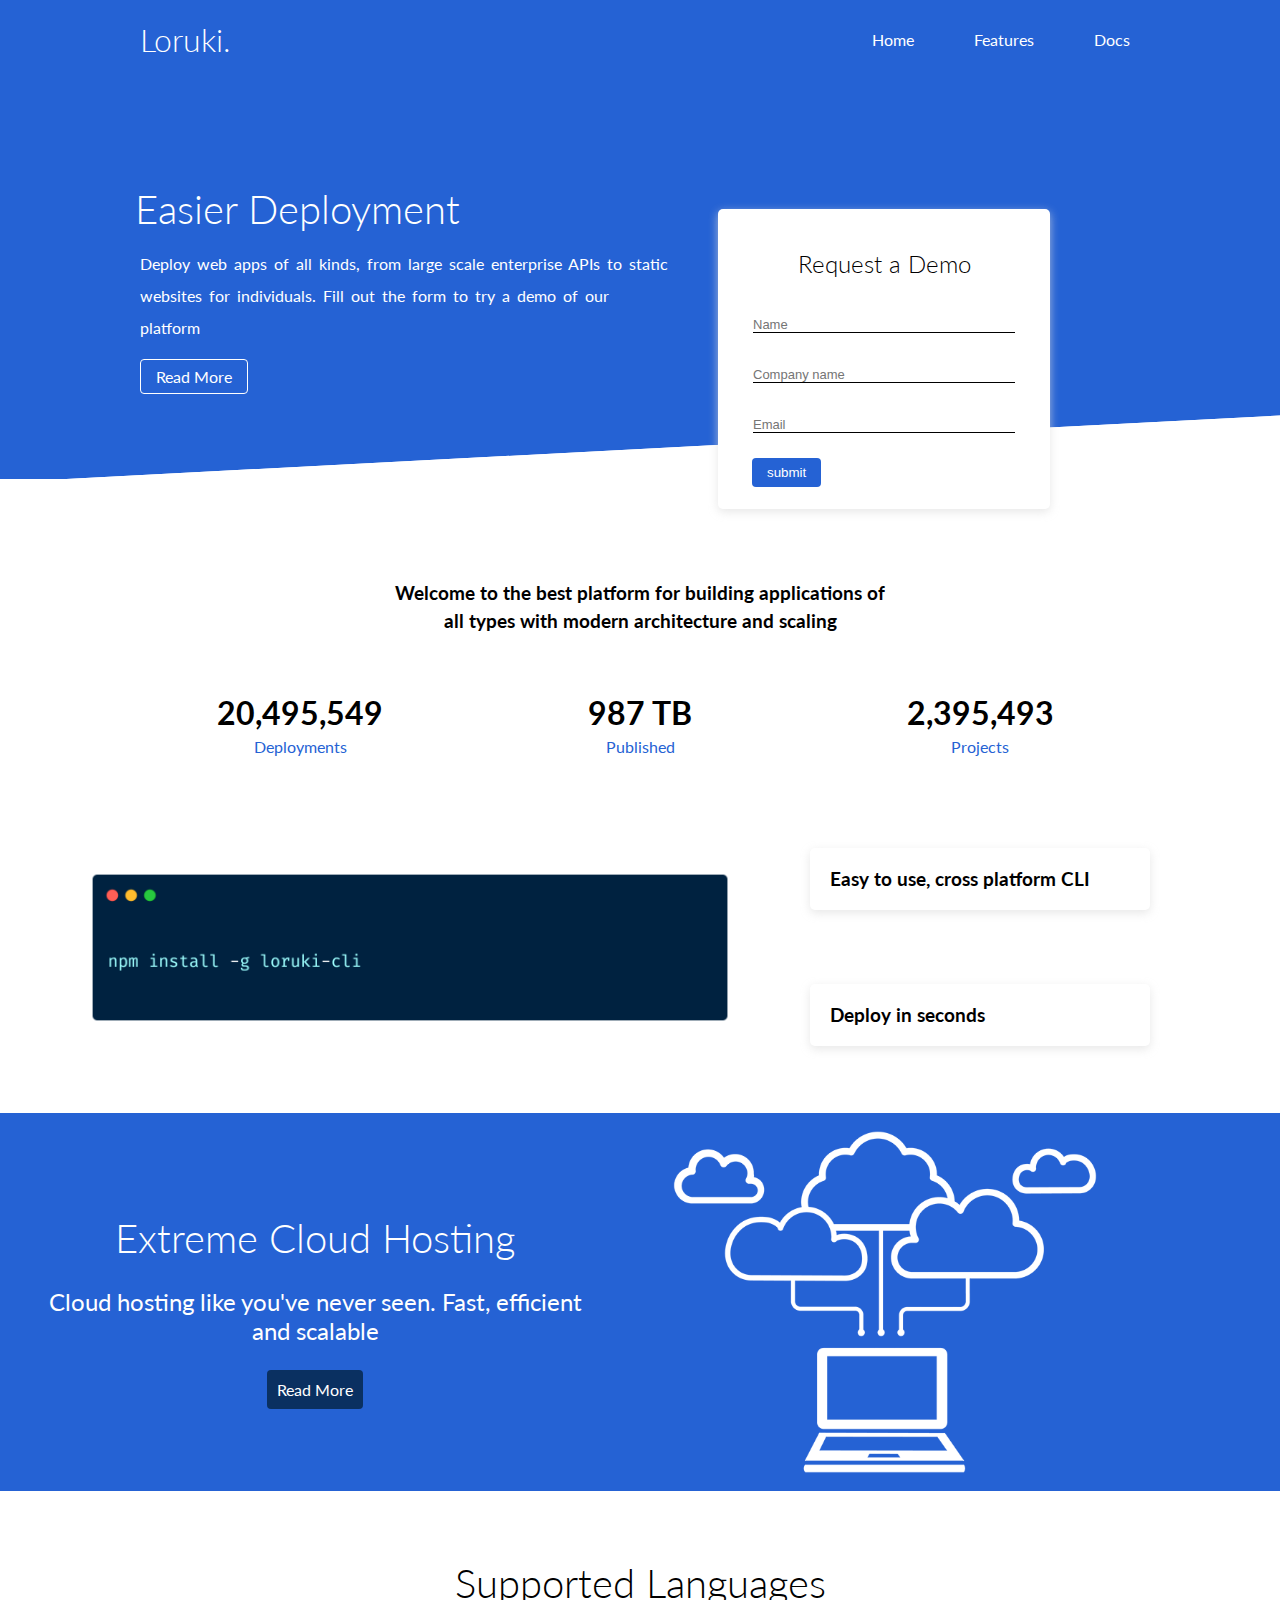
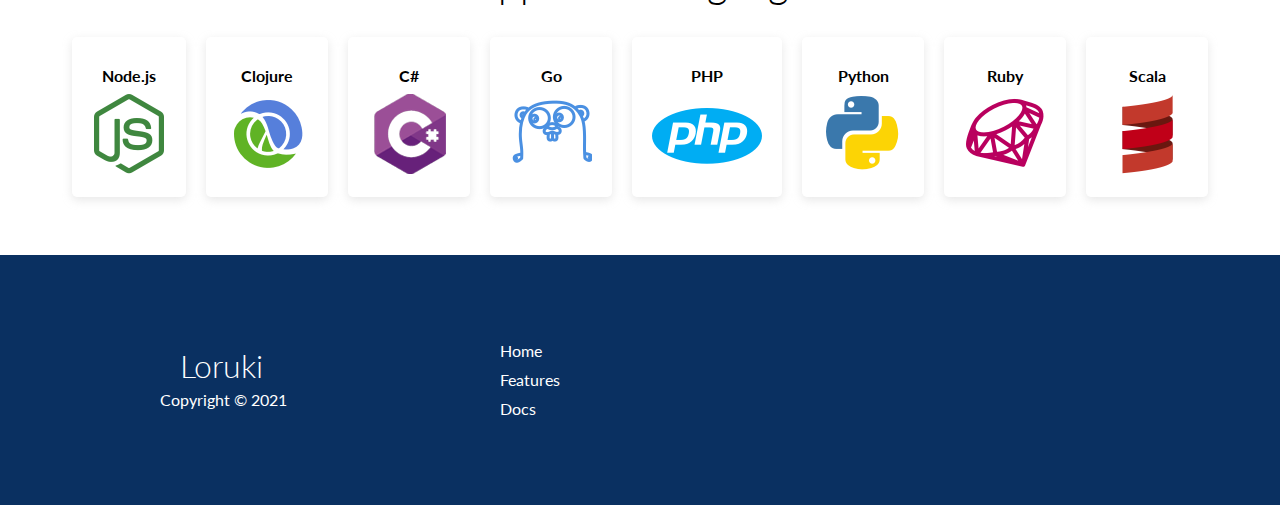
<file: index.html>
<!DOCTYPE html>
<html lang="en">
<head>
    <meta charset="UTF-8">
    <meta http-equiv="X-UA-Compatible" content="IE=edge">
    <meta name="viewport" content="width=device-width, initial-scale=1.0">
    <link rel="stylesheet" href="https://cdnjs.cloudflare.com/ajax/libs/font-awesome/5.11.1/css/all.min.css"
     integrity="sha512-SUwyLkI1Wgm4aEZkDkwwigXaOI2HFLy1/YW73asun4sfvlkB9Ecl99+PHfCnfWD0FJjIuFTvWMM7BZPXCckpAA=="
     crossorigin="anonymous" referrerpolicy="no-referrer" />
   <link rel="stylesheet" href="./style/stylesheet.css">
    <title>Loruki | Cloud Hosting for Everyone</title>
</head>
<body>

    <!-----------------NavBar---------------------------->
    <div class="navbar">
        <div class="container flex">
            <h1 class="logo">Loruki.</h1>

            <ul class="nav-link">
                <li><a href="index.html">Home</a></li>
                <li><a href="features.html">Features</a></li>
                <li><a href="docs.html">Docs</a></li>

            </ul>
        </div>
    </div>

    <!------------------Showcase---------------->

    <section class="showcase">
        <div class="container grid">
            <div class="showcase-text">
            <h1>Easier Deployment</h1>
            <p>Deploy web apps of all kinds, from large scale enterprise APIs to static websites for individuals. 
                Fill out the form to try a demo of our platform</p>
                <a href="features.html" class="btn btn-outline">Read More</a>
            </div>

        <div class="showcase-form card">
                <h2>Request a Demo</h2>

            <form class="">
            <div class="form-control">
                <input type="text" placeholder="Name" name="name" required>
            </div>
            <div class="form-control">
                <input type="text" placeholder="Company name" name="company" required>
            </div>
            <div class="form-control">
                <input type="email" placeholder="Email" name="email" required>
            </div>
            <div class="form-input">
                <input type="submit" name="Submit"  value="submit" class="btn btn-primary" required >
            </div>
            </form>
        </div>
        </div>
 </section>

 <!-------------------------Stats------------------------------>

 <section class="stats">
     <div class="container">
         <h3 class="stats-heading text-content">Welcome to the best platform for building applications 
             of all types with modern architecture and scaling</h3>

             <div class="grid grid-3 text-center">

                 <div class="spacing">
                 <i class="fas fa-server fa-3x"></i>
                 <h3>20,495,549</h3>
                 <p class="text-secondary">Deployments</p>
                </div>
                 <div class="spacing">
                 <i class="fas fa-upload fa-3x"></i>
                 <h3>987 TB</h3>
                 <p class="text-secondary">Published</p>
                </div>
                 <div class="spacing">
                 <i class="fas fa-project-diagram fa-3x"></i>
                 <h3>2,395,493</h3>
                 <p class="text-secondary">Projects</p>
                 </div>
             </div>
     </div>
 </section>

 <!----------------Cli-------------------->

 <section class="cli">
     <div class="container grid grid-cli">
         <img src="./images/cli.png" alt="cling">
    

     <div class="card text">
         <h3>Easy to use, cross platform CLI</h3>
     </div>
     <div class="card text">
         <h3>Deploy in seconds</h3>
     </div> 
    </div>
 </section>

 <!------------Cloud--------------->

 <section class="cloud">
<div class="container grid">
    <div class="text-center">
        <h2>Extreme Cloud Hosting</h2>
        <p>Cloud hosting like you've never seen. Fast, 
            efficient and scalable</p>
            <a class="btn lead" href="features.html">Read More</a>
    </div>
    <img src="./images/cloud.png" alt="">
</div>
 </section>

<!--------------Languages------------------------>

<section class="languages">

<h2 class="text-center edit-text">Supported Languages</h2>

<div class="container flex">
    <div class="card">
<h4>Node.js</h4>
<img src="./images/logos/node.png" alt="">
</div>
    <div class="card">
<h4>Clojure</h4>
<img src="./images/logos/clojure.png" alt="">
</div>
    <div class="card">
<h4>C#</h4>
<img src="./images/logos/csharp.png" alt="">
</div>
    <div class="card">
<h4>Go</h4>
<img src="./images/logos/go.png" alt="">
</div>
    <div class="card">
<h4>PHP</h4>
<img src="./images/logos/php.png" alt="">
</div>
    <div class="card">
<h4>Python</h4>
<img src="./images/logos/python.png" alt="">
</div>
    <div class="card">
<h4>Ruby</h4>
<img src="./images/logos/ruby.png" alt="">
</div>
    <div class="card">
<h4>Scala</h4>
<img src="./images/logos/scala.png" alt="">
</div>
</div>
</section>

<!------------------Footer------------------------>

<footer class="footer">
    <div class="container grid grid-3">
        <div>
            <h1>Loruki</h1>
            <p>Copyright &copy; 2021</p>
        </div>

        <nav class="nav">
            <ul class="nav-links">
                <li><a href="index.html">Home</a></li>
                <li><a href="features.html">Features</a></li>
                <li><a href="docs.html">Docs</a></li>
            </ul>
        </nav>

        <div class="social-links">
            <a href=""><i class="fab fa-github fa-2x"></i></a>
            <a href=""><i class="fab fa-youtube fa-2x"></i></a>
            <a href=""><i class="fab fa-instagram fa-2x"></i></a>
            <a href=""><i class="fab fa-twitter fa-2x"></i></a>
        </div>
    </div>
</footer>

    
</body>
</html>
</file>
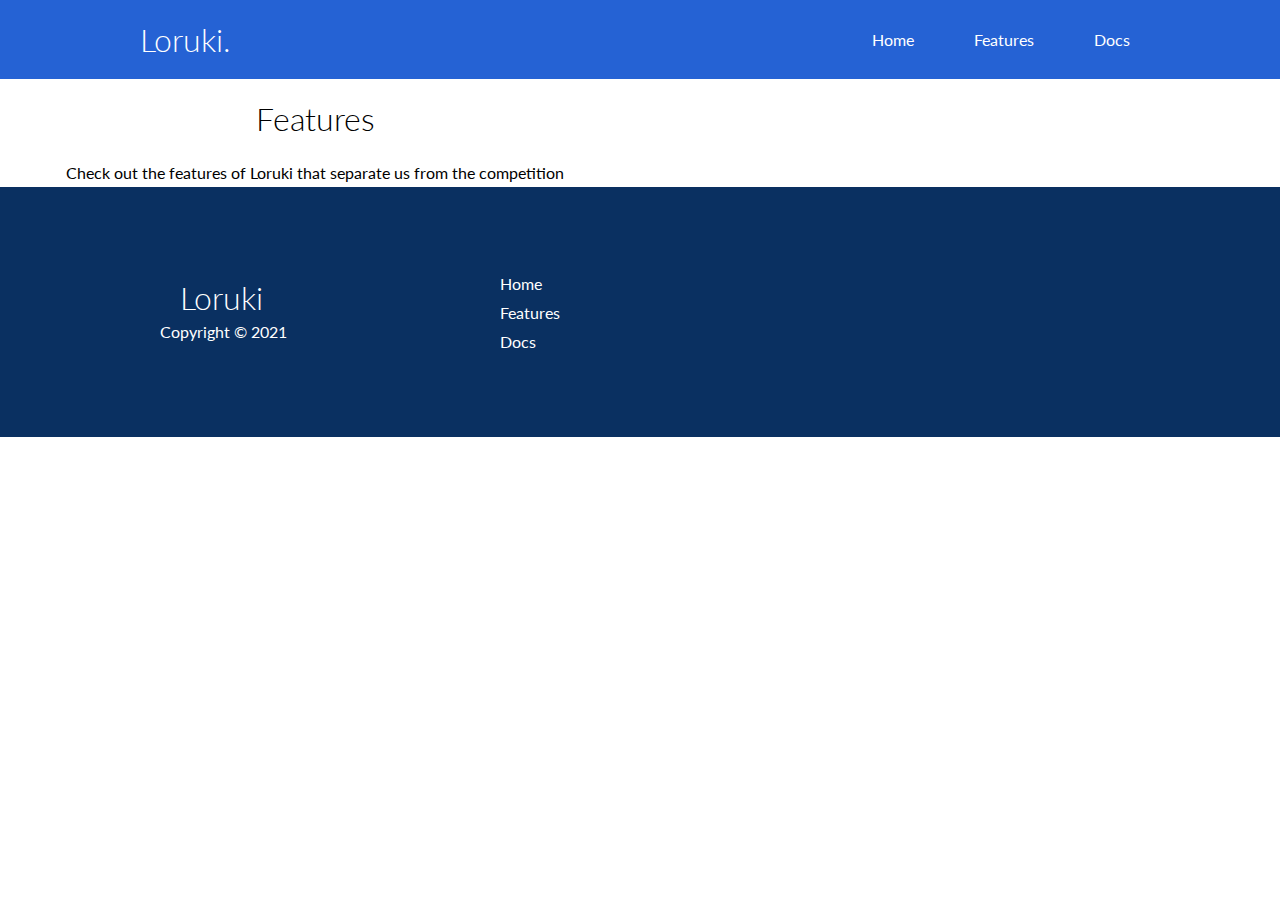
<file: features.html>
<!DOCTYPE html>
<html lang="en">
<head>
    <meta charset="UTF-8">
    <meta http-equiv="X-UA-Compatible" content="IE=edge">
    <meta name="viewport" content="width=device-width, initial-scale=1.0">
    <link rel="stylesheet" href="https://cdnjs.cloudflare.com/ajax/libs/font-awesome/5.11.1/css/all.min.css"
     integrity="sha512-SUwyLkI1Wgm4aEZkDkwwigXaOI2HFLy1/YW73asun4sfvlkB9Ecl99+PHfCnfWD0FJjIuFTvWMM7BZPXCckpAA=="
     crossorigin="anonymous" referrerpolicy="no-referrer" />
   <link rel="stylesheet" href="./style/stylesheet.css">
    <title>Loruki | Cloud Hosting for Everyone</title>
</head>
<body>

    <!-----------------NavBar---------------------------->
    <div class="navbar">
        <div class="container flex">
            <h1 class="logo">Loruki.</h1>

            <ul class="nav-link">
                <li><a href="index.html">Home</a></li>
                <li><a href="features.html">Features</a></li>
                <li><a href="docs.html">Docs</a></li>

            </ul>
        </div>
    </div>

    <!------------------Showcase---------------->
<section class="features">
    <div class="text-center container grid">
        <div class="lead">
            <h1>Features</h1>
            <p>Check out the features of Loruki that separate us from the competition</p>
        </div>
    </div>
</section>

<!------------------Footer------------------------>

<footer class="footer">
    <div class="container grid grid-3">
        <div>
            <h1>Loruki</h1>
            <p>Copyright &copy; 2021</p>
        </div>

        <nav class="nav">
            <ul class="nav-links">
                <li><a href="index.html">Home</a></li>
                <li><a href="features.html">Features</a></li>
                <li><a href="docs.html">Docs</a></li>
            </ul>
        </nav>

        <div class="social-links">
            <a href=""><i class="fab fa-github fa-2x"></i></a>
            <a href=""><i class="fab fa-youtube fa-2x"></i></a>
            <a href=""><i class="fab fa-instagram fa-2x"></i></a>
            <a href=""><i class="fab fa-twitter fa-2x"></i></a>
        </div>
    </div>
</footer>

    
</body>
</html>
</file>
<file: style/stylesheet.css>
@import url('https://fonts.googleapis.com/css2?family=Lato:wght@300&display=swap');

*{
    margin: 0;
    padding: 0;
    box-sizing: border-box;
}

:root{
    --inspire: #2562d4;
}

body{
    font-family: 'Lato', sans-serif;
}

a{
    text-decoration: none;
}

p{
    margin: 5px 0;
}
h1, h2{
    font-weight: 300;
    padding: 20px 20px;
}

img{
    width: 100%;
}

ul{
    list-style-type: none;
}
.navbar .container{
    justify-content: space-between;
}

.navbar ul{
    display: flex;
}
.navbar a{
    color: white;
    padding: 10px 10px;
    margin: 0 20px;
}

.navbar a:hover{
    border-bottom: 2px rgb(255, 255, 255) solid;
}

.navbar h1{
    padding-left: 50px;
    margin: 0 50px
}

.navbar{
    background: var(--inspire);
    color: white;
}

/*...................................Showcase.......................*/

.showcase{
    overflow: visible;
    background: var(--inspire);
    height: 400px;
    color: white;
    position: relative;
}


.showcase .grid{
    grid-template-columns: 60% 40%;
    gap: 40px;
    padding: 0 10em;
}

.showcase h1{
    font-size: 40px;
    padding-left: 0 1.5em;
    position: relative;
    right: 25px;

}

.showcase p{
    word-spacing: 3px;
    line-height: 2;
   position: relative;
   bottom: 10px;

}

.showcase-form{
    height: 75%;
    position: relative;
    top: 80px;
    padding: 0 20px;
    margin: 50px;
    z-index: 100;
}


.showcase-form h2{
    text-align: center;
}

.showcase-form .form-control{
    padding: 15px;
}

.form-control input{
    border: none;
    border-bottom: 1px solid black;
    width: 100%;
    font-size: 13px;
}

.form-control input:focus{
    outline: none;
}

.btn-primary{
    margin: 10px 14px;
}
.showcase::before,
.showcase::after{
    content: ' ';
    position: absolute;
    height: 100px;
    background: white;
    bottom: -70px;
    left: 0px;
    right: 0px;
    transform: skewY(-3deg);
    --webkit-transform: skewY(-3deg);
    --moz-transform: skewY(-3deg);
    --ms-transform: skewY(-3deg);
}

/*-------------Stats---------------*/

.stats{
    padding: 100px;
}
.stats .grid-3{
    grid-template-columns: repeat(3, 1fr);
}

.stats .stats-heading{
    margin: auto;
    max-width: 500px;
    text-align: center;
    line-height: 1.5;
}

.stats .container > *:first-child{
    padding-bottom: 3rem;
}

.text-center{
    display: flex;
    flex-direction: column;
    align-items: center;
    justify-content: center;
    text-align: center;
}

.stats .spacing h3{
    padding-top: 10px;
    font-size: 2em;
}

.stats .text-secondary{
    font-size: 1em;
    color: var(--inspire);
}

/*---------------Cli--------------------*/
.cli{
    position: relative;
    bottom: 40px;
}

.cli .grid-cli{
    grid-template-columns: repeat(3, 1fr);
    grid-template-rows: repeat(2, 1fr);
}

.cli .grid-cli > *:first-child{
    grid-column: 1/2 span;
    grid-row: 1/2 span ;
}

/*------------------Cloud-------------------*/

.cloud{
    background: var(--inspire);
    color: white;

}

.cloud h2{
    font-size: 2.5em;
}

.cloud p{
    font-size: 1.5em;
    padding-bottom: 20px;
}

.cloud .lead{
    padding:  10px;
    background: rgb(10, 48, 97);
}

/*--------------Languages-----------------*/

.languages{
    padding: 3em 0;
    flex-wrap: wrap;
}

.languages h2{
   font-size: 2.5em;
}

.languages .flex{
    max-width: 100%;
    flex-wrap: wrap; 
}

.languages h4{
    text-align: center;
    padding: 9px;
}


.languages .card{
    transition: transform 0.2s ease-in;
    flex-wrap: wrap;
}
.languages .card:hover{
    transform: translateY(-15px);
}

/*----------------Footer--------------------------*/

.footer{
    background: rgb(10, 48, 97);
    height: 250px;
}

.footer .grid-3{
    grid-template-columns: repeat(3, 1fr);
}

.footer .container{
    flex-direction: column;
   align-items: center;
   padding-left: 10em;
   
}

.footer h1,
.footer p,
.footer a{
    color: white;
}

.footer p{
    position: relative;
    bottom:20px;
}

.footer li{
    padding: 5px 0;
}

.footer .social-links .fa-2x{
    margin: 0 10px;
}



/*  -------------General Classes------------------*/
.container{
    max-width: 1200px;
    padding: 0 40px;
}
.flex{
    display: flex;
    justify-content: center;
    align-items: center;
}

.card {
    background-color:  rgb(255, 255, 255);
    border-radius: 5px;
    box-shadow: 0 3px 10px rgba(221, 221, 221, 0.712);
    color: black;
    margin: 10px;
    padding: 20px;
}

.grid {
    display: grid;
    grid-template-columns: repeat(2, 1fr);
    gap: 20px;
    justify-content: center;
    align-items: center;
    height: 100%;
}

.btn{
    display: inline-block;
    background: var(--inspire);
    color: rgb(255, 255, 255);
    border-radius: 4px;
    padding: 7px 15px;
    border: none;
    cursor: pointer;
}
.btn-outline{
    background: transparent;
    position: relative;
    border: 1px rgb(255, 255, 255) solid;
}

.btn:hover{
    transform: scale(0.9);
}

/*----------------------Media Quary for Table----------------------*/

@media  (max-width: 768px) {
    .grid,
    .showcase .grid,
    .stats .grid,
    .cli .grid,
    .cloud .grid{
        grid-template-columns: 1fr;
        grid-template-rows: 1fr;
    }
    
    .showcase{
        height: auto;
    }
</file>
